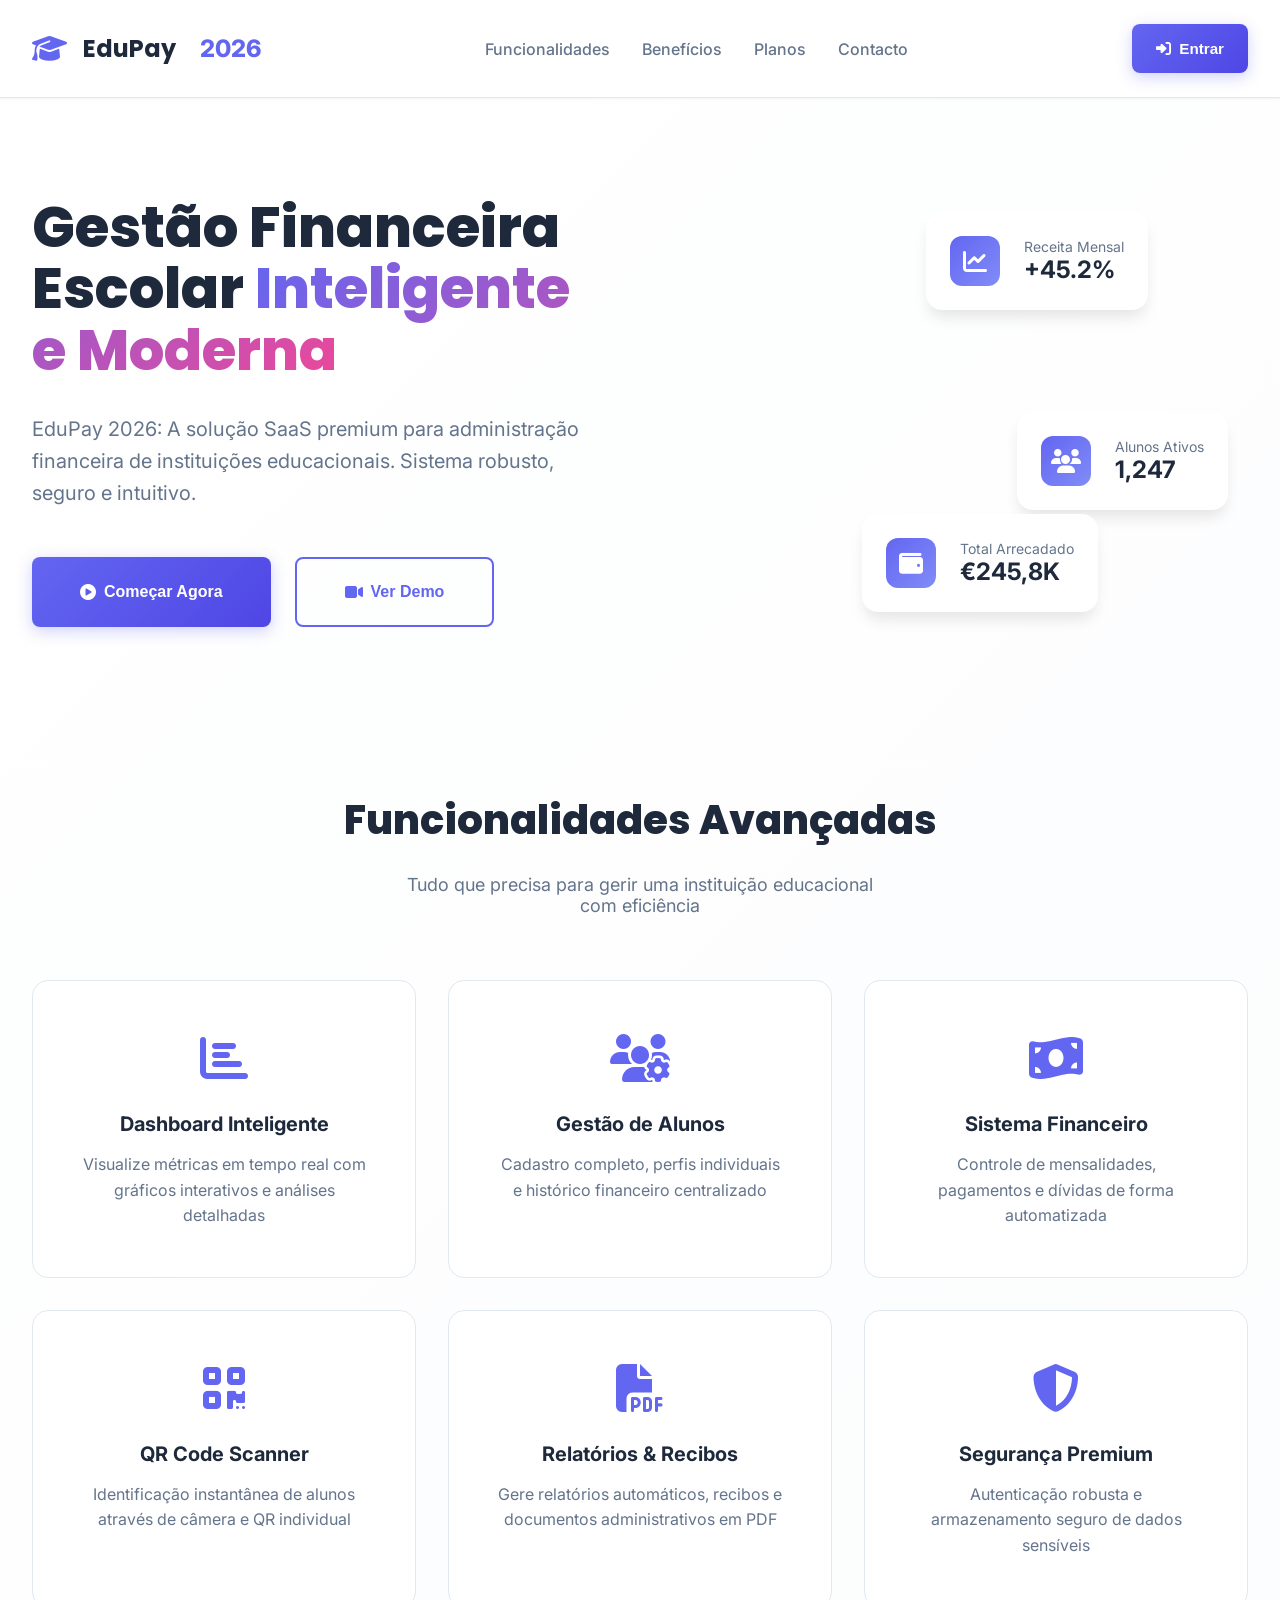
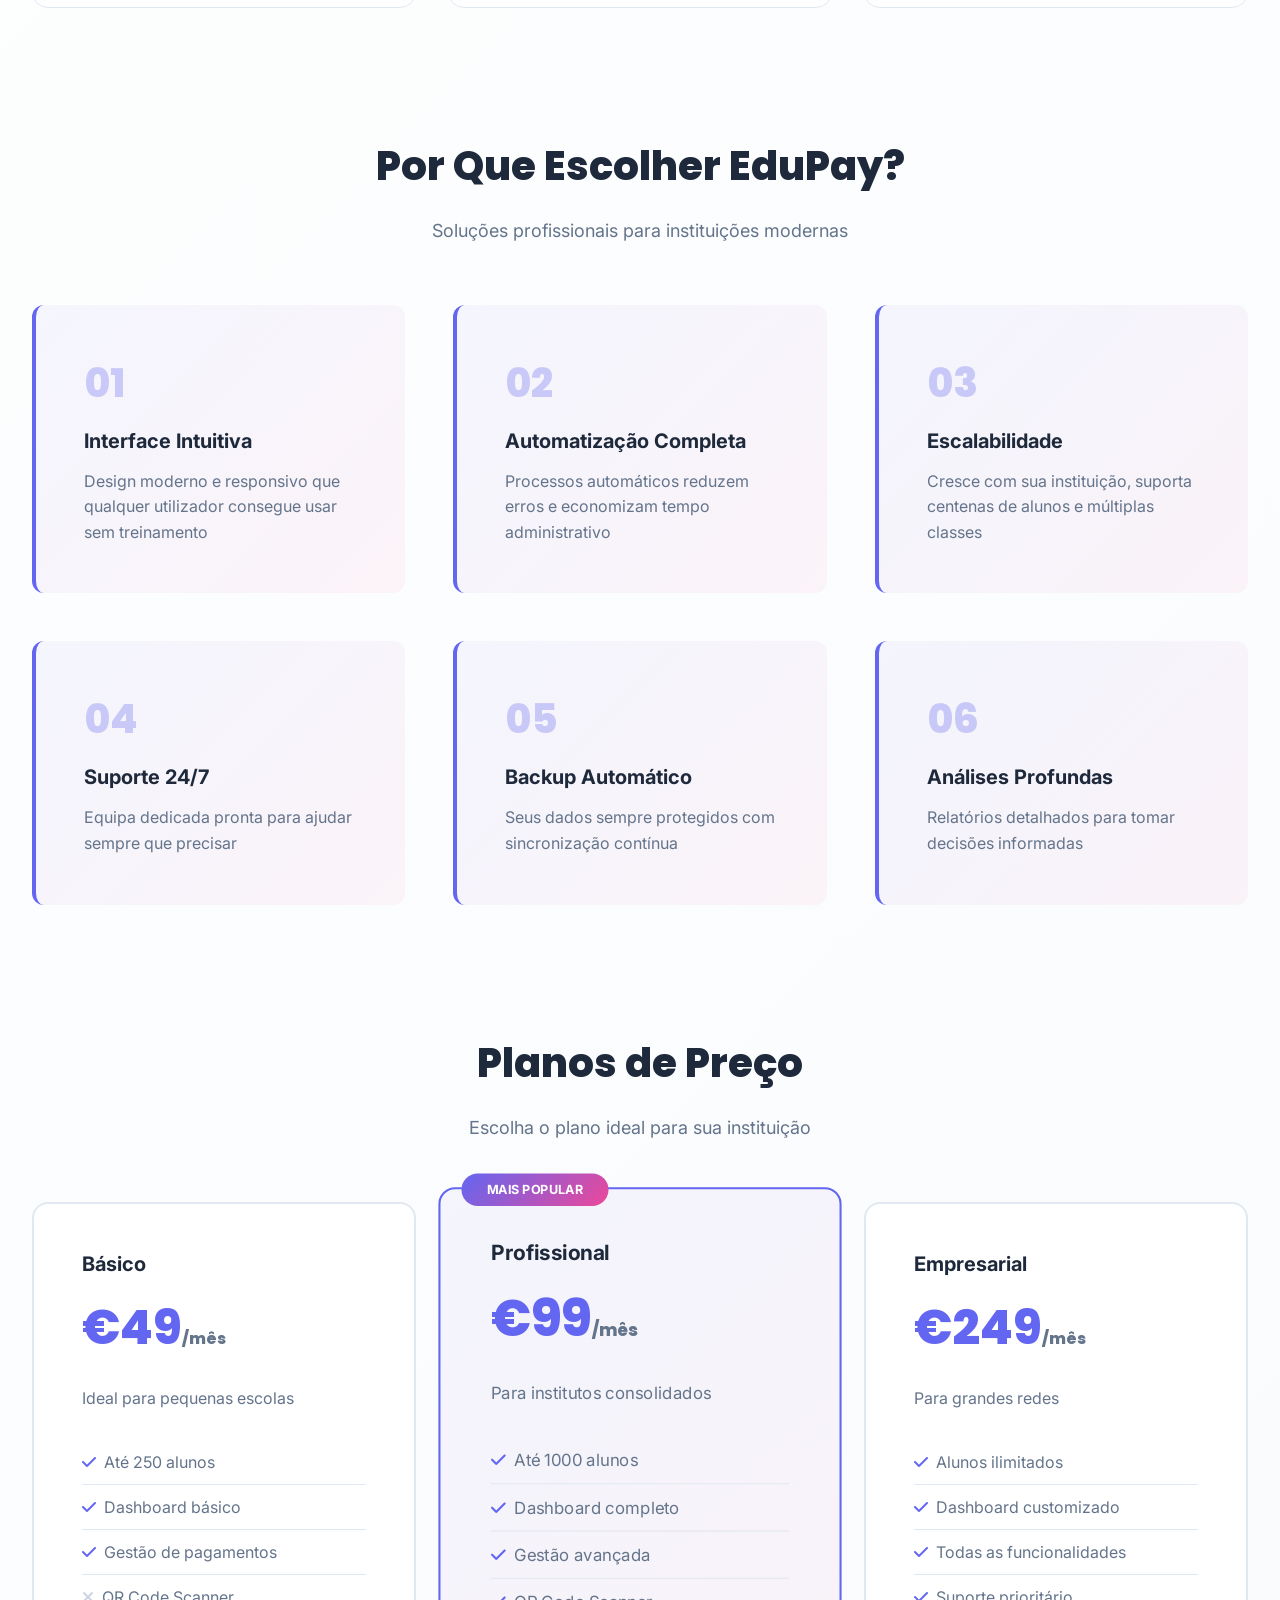
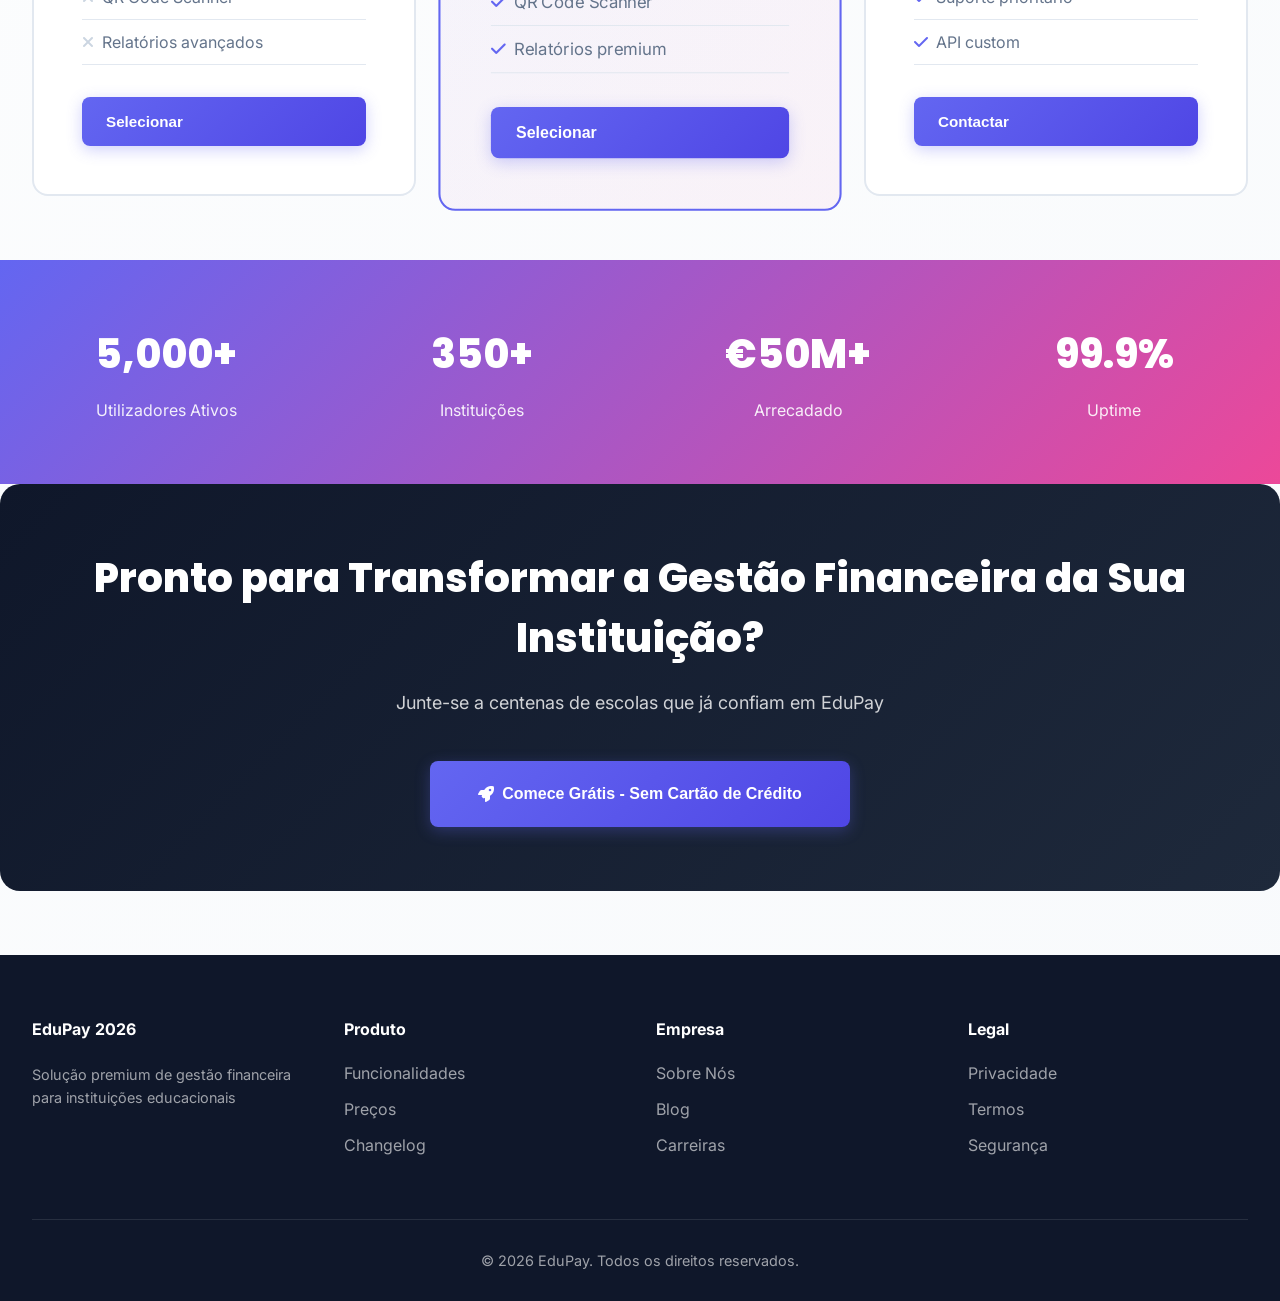
<file: index.html>
<!DOCTYPE html>
<html lang="pt-PT">
<head>
    <meta charset="UTF-8">
    <meta name="viewport" content="width=device-width, initial-scale=1.0">
    <title>EduPay 2026 - Gestão Financeira Escolar Premium</title>
    
    <!-- CSS -->
    <link rel="stylesheet" href="css/style.css">
    <link rel="stylesheet" href="css/animations.css">
    
    <!-- Font Awesome -->
    <link rel="stylesheet" href="https://cdnjs.cloudflare.com/ajax/libs/font-awesome/6.4.0/css/all.min.css">
    
    <!-- Animate.css -->
    <link rel="stylesheet" href="https://cdnjs.cloudflare.com/ajax/libs/animate.css/4.1.1/animate.min.css">
    
    <!-- Google Fonts -->
    <link href="https://fonts.googleapis.com/css2?family=Inter:wght@300;400;500;600;700;800&family=Poppins:wght@300;400;500;600;700;800&display=swap" rel="stylesheet">
</head>
<body class="landing-page">
    <!-- Navigation -->
    <nav class="navbar-landing">
        <div class="navbar-container">
            <div class="navbar-brand">
                <i class="fas fa-graduation-cap"></i>
                <span class="brand-name">EduPay</span>
                <span class="brand-year">2026</span>
            </div>
            <ul class="navbar-menu">
                <li><a href="#features">Funcionalidades</a></li>
                <li><a href="#benefits">Benefícios</a></li>
                <li><a href="#pricing">Planos</a></li>
                <li><a href="#contact">Contacto</a></li>
            </ul>
            <button class="btn-primary" onclick="window.location.href='login.html'">
                <i class="fas fa-sign-in-alt"></i> Entrar
            </button>
        </div>
    </nav>

    <!-- Hero Section -->
    <section class="hero-section">
        <div class="hero-content">
            <h1 class="hero-title animate__animated animate__fadeInDown">
                Gestão Financeira Escolar
                <span class="gradient-text">Inteligente e Moderna</span>
            </h1>
            <p class="hero-subtitle animate__animated animate__fadeInUp">
                EduPay 2026: A solução SaaS premium para administração financeira de instituições educacionais. 
                Sistema robusto, seguro e intuitivo.
            </p>
            <div class="hero-buttons animate__animated animate__fadeInUp">
                <button class="btn-primary btn-large" onclick="window.location.href='login.html'">
                    <i class="fas fa-play-circle"></i> Começar Agora
                </button>
                <button class="btn-secondary btn-large">
                    <i class="fas fa-video"></i> Ver Demo
                </button>
            </div>
        </div>
        <div class="hero-visual">
            <div class="floating-card card-1">
                <div class="card-icon"><i class="fas fa-chart-line"></i></div>
                <div class="card-info">
                    <p class="card-label">Receita Mensal</p>
                    <p class="card-value">+45.2%</p>
                </div>
            </div>
            <div class="floating-card card-2">
                <div class="card-icon"><i class="fas fa-users"></i></div>
                <div class="card-info">
                    <p class="card-label">Alunos Ativos</p>
                    <p class="card-value">1,247</p>
                </div>
            </div>
            <div class="floating-card card-3">
                <div class="card-icon"><i class="fas fa-wallet"></i></div>
                <div class="card-info">
                    <p class="card-label">Total Arrecadado</p>
                    <p class="card-value">€245,8K</p>
                </div>
            </div>
        </div>
    </section>

    <!-- Features Section -->
    <section id="features" class="features-section">
        <div class="section-header">
            <h2>Funcionalidades Avançadas</h2>
            <p>Tudo que precisa para gerir uma instituição educacional com eficiência</p>
        </div>
        
        <div class="features-grid">
            <div class="feature-card">
                <div class="feature-icon"><i class="fas fa-chart-bar"></i></div>
                <h3>Dashboard Inteligente</h3>
                <p>Visualize métricas em tempo real com gráficos interativos e análises detalhadas</p>
            </div>
            
            <div class="feature-card">
                <div class="feature-icon"><i class="fas fa-users-cog"></i></div>
                <h3>Gestão de Alunos</h3>
                <p>Cadastro completo, perfis individuais e histórico financeiro centralizado</p>
            </div>
            
            <div class="feature-card">
                <div class="feature-icon"><i class="fas fa-money-bill-wave"></i></div>
                <h3>Sistema Financeiro</h3>
                <p>Controle de mensalidades, pagamentos e dívidas de forma automatizada</p>
            </div>
            
            <div class="feature-card">
                <div class="feature-icon"><i class="fas fa-qrcode"></i></div>
                <h3>QR Code Scanner</h3>
                <p>Identificação instantânea de alunos através de câmera e QR individual</p>
            </div>
            
            <div class="feature-card">
                <div class="feature-icon"><i class="fas fa-file-pdf"></i></div>
                <h3>Relatórios & Recibos</h3>
                <p>Gere relatórios automáticos, recibos e documentos administrativos em PDF</p>
            </div>
            
            <div class="feature-card">
                <div class="feature-icon"><i class="fas fa-shield-alt"></i></div>
                <h3>Segurança Premium</h3>
                <p>Autenticação robusta e armazenamento seguro de dados sensíveis</p>
            </div>
        </div>
    </section>

    <!-- Benefits Section -->
    <section id="benefits" class="benefits-section">
        <div class="section-header">
            <h2>Por Que Escolher EduPay?</h2>
            <p>Soluções profissionais para instituições modernas</p>
        </div>
        
        <div class="benefits-grid">
            <div class="benefit-item">
                <div class="benefit-number">01</div>
                <h3>Interface Intuitiva</h3>
                <p>Design moderno e responsivo que qualquer utilizador consegue usar sem treinamento</p>
            </div>
            <div class="benefit-item">
                <div class="benefit-number">02</div>
                <h3>Automatização Completa</h3>
                <p>Processos automáticos reduzem erros e economizam tempo administrativo</p>
            </div>
            <div class="benefit-item">
                <div class="benefit-number">03</div>
                <h3>Escalabilidade</h3>
                <p>Cresce com sua instituição, suporta centenas de alunos e múltiplas classes</p>
            </div>
            <div class="benefit-item">
                <div class="benefit-number">04</div>
                <h3>Suporte 24/7</h3>
                <p>Equipa dedicada pronta para ajudar sempre que precisar</p>
            </div>
            <div class="benefit-item">
                <div class="benefit-number">05</div>
                <h3>Backup Automático</h3>
                <p>Seus dados sempre protegidos com sincronização contínua</p>
            </div>
            <div class="benefit-item">
                <div class="benefit-number">06</div>
                <h3>Análises Profundas</h3>
                <p>Relatórios detalhados para tomar decisões informadas</p>
            </div>
        </div>
    </section>

    <!-- Pricing Section -->
    <section id="pricing" class="pricing-section">
        <div class="section-header">
            <h2>Planos de Preço</h2>
            <p>Escolha o plano ideal para sua instituição</p>
        </div>
        
        <div class="pricing-grid">
            <div class="pricing-card">
                <div class="pricing-label">Básico</div>
                <div class="pricing-price">€49<span>/mês</span></div>
                <p class="pricing-description">Ideal para pequenas escolas</p>
                <ul class="pricing-features">
                    <li><i class="fas fa-check"></i> Até 250 alunos</li>
                    <li><i class="fas fa-check"></i> Dashboard básico</li>
                    <li><i class="fas fa-check"></i> Gestão de pagamentos</li>
                    <li><i class="fas fa-times"></i> QR Code Scanner</li>
                    <li><i class="fas fa-times"></i> Relatórios avançados</li>
                </ul>
                <button class="btn-primary btn-block">Selecionar</button>
            </div>
            
            <div class="pricing-card pricing-featured">
                <div class="pricing-badge">Mais Popular</div>
                <div class="pricing-label">Profissional</div>
                <div class="pricing-price">€99<span>/mês</span></div>
                <p class="pricing-description">Para institutos consolidados</p>
                <ul class="pricing-features">
                    <li><i class="fas fa-check"></i> Até 1000 alunos</li>
                    <li><i class="fas fa-check"></i> Dashboard completo</li>
                    <li><i class="fas fa-check"></i> Gestão avançada</li>
                    <li><i class="fas fa-check"></i> QR Code Scanner</li>
                    <li><i class="fas fa-check"></i> Relatórios premium</li>
                </ul>
                <button class="btn-primary btn-block">Selecionar</button>
            </div>
            
            <div class="pricing-card">
                <div class="pricing-label">Empresarial</div>
                <div class="pricing-price">€249<span>/mês</span></div>
                <p class="pricing-description">Para grandes redes</p>
                <ul class="pricing-features">
                    <li><i class="fas fa-check"></i> Alunos ilimitados</li>
                    <li><i class="fas fa-check"></i> Dashboard customizado</li>
                    <li><i class="fas fa-check"></i> Todas as funcionalidades</li>
                    <li><i class="fas fa-check"></i> Suporte prioritário</li>
                    <li><i class="fas fa-check"></i> API custom</li>
                </ul>
                <button class="btn-primary btn-block">Contactar</button>
            </div>
        </div>
    </section>

    <!-- Stats Section -->
    <section class="stats-section">
        <div class="stats-grid">
            <div class="stat-card">
                <div class="stat-number">5,000+</div>
                <div class="stat-label">Utilizadores Ativos</div>
            </div>
            <div class="stat-card">
                <div class="stat-number">350+</div>
                <div class="stat-label">Instituições</div>
            </div>
            <div class="stat-card">
                <div class="stat-number">€50M+</div>
                <div class="stat-label">Arrecadado</div>
            </div>
            <div class="stat-card">
                <div class="stat-number">99.9%</div>
                <div class="stat-label">Uptime</div>
            </div>
        </div>
    </section>

    <!-- CTA Section -->
    <section class="cta-section">
        <div class="cta-content">
            <h2>Pronto para Transformar a Gestão Financeira da Sua Instituição?</h2>
            <p>Junte-se a centenas de escolas que já confiam em EduPay</p>
            <button class="btn-primary btn-large" onclick="window.location.href='login.html'">
                <i class="fas fa-rocket"></i> Comece Grátis - Sem Cartão de Crédito
            </button>
        </div>
    </section>

    <!-- Footer -->
    <footer class="footer">
        <div class="footer-content">
            <div class="footer-section">
                <h4>EduPay 2026</h4>
                <p>Solução premium de gestão financeira para instituições educacionais</p>
            </div>
            <div class="footer-section">
                <h4>Produto</h4>
                <ul>
                    <li><a href="#features">Funcionalidades</a></li>
                    <li><a href="#pricing">Preços</a></li>
                    <li><a href="#">Changelog</a></li>
                </ul>
            </div>
            <div class="footer-section">
                <h4>Empresa</h4>
                <ul>
                    <li><a href="#">Sobre Nós</a></li>
                    <li><a href="#">Blog</a></li>
                    <li><a href="#">Carreiras</a></li>
                </ul>
            </div>
            <div class="footer-section">
                <h4>Legal</h4>
                <ul>
                    <li><a href="#">Privacidade</a></li>
                    <li><a href="#">Termos</a></li>
                    <li><a href="#">Segurança</a></li>
                </ul>
            </div>
        </div>
        <div class="footer-bottom">
            <p>&copy; 2026 EduPay. Todos os direitos reservados.</p>
        </div>
    </footer>

    <script src="js/app.js"></script>
</body>
</html>
</file>
<file: css/style.css>
/* ====================================
   EDUPAY 2026 - LANDING PAGE STYLES
   ==================================== */

* {
    margin: 0;
    padding: 0;
    box-sizing: border-box;
}

:root {
    /* Primary Colors */
    --primary-color: #6366f1;
    --primary-light: #818cf8;
    --primary-dark: #4f46e5;
    --secondary-color: #ec4899;
    --tertiary-color: #06b6d4;
    
    /* Neutral Colors */
    --bg-dark: #0f172a;
    --bg-light: #ffffff;
    --text-primary: #1e293b;
    --text-secondary: #64748b;
    --text-light: #ffffff;
    --border-color: #e2e8f0;
    
    /* Spacing */
    --spacing-xs: 0.5rem;
    --spacing-sm: 1rem;
    --spacing-md: 1.5rem;
    --spacing-lg: 2rem;
    --spacing-xl: 3rem;
    --spacing-xxl: 4rem;
    
    /* Typography */
    --font-primary: 'Inter', sans-serif;
    --font-secondary: 'Poppins', sans-serif;
    
    /* Shadows */
    --shadow-sm: 0 1px 2px 0 rgba(0, 0, 0, 0.05);
    --shadow-md: 0 4px 6px -1px rgba(0, 0, 0, 0.1);
    --shadow-lg: 0 10px 15px -3px rgba(0, 0, 0, 0.1);
    --shadow-xl: 0 20px 25px -5px rgba(0, 0, 0, 0.1);
    
    /* Transitions */
    --transition-fast: 150ms cubic-bezier(0.4, 0, 0.2, 1);
    --transition-base: 300ms cubic-bezier(0.4, 0, 0.2, 1);
    --transition-slow: 500ms cubic-bezier(0.4, 0, 0.2, 1);
}

html {
    scroll-behavior: smooth;
}

body {
    font-family: var(--font-primary);
    color: var(--text-primary);
    background-color: var(--bg-light);
    overflow-x: hidden;
}

.landing-page {
    background: linear-gradient(135deg, #ffffff 0%, #f8fafc 100%);
}

/* ====================================
   NAVIGATION
   ==================================== */

.navbar-landing {
    position: sticky;
    top: 0;
    z-index: 1000;
    background: rgba(255, 255, 255, 0.95);
    backdrop-filter: blur(10px);
    border-bottom: 1px solid var(--border-color);
    box-shadow: var(--shadow-sm);
}

.navbar-container {
    max-width: 1400px;
    margin: 0 auto;
    padding: var(--spacing-md) var(--spacing-lg);
    display: flex;
    justify-content: space-between;
    align-items: center;
}

.navbar-brand {
    display: flex;
    align-items: center;
    gap: var(--spacing-sm);
    font-size: 1.5rem;
    font-weight: 700;
}

.navbar-brand i {
    color: var(--primary-color);
    font-size: 1.75rem;
}

.brand-name {
    color: var(--text-primary);
    font-family: var(--font-secondary);
}

.brand-year {
    color: var(--primary-color);
    font-weight: 800;
    margin-left: var(--spacing-xs);
}

.navbar-menu {
    display: flex;
    list-style: none;
    gap: var(--spacing-lg);
}

.navbar-menu a {
    text-decoration: none;
    color: var(--text-secondary);
    font-weight: 500;
    transition: color var(--transition-base);
    position: relative;
}

.navbar-menu a:hover {
    color: var(--primary-color);
}

.navbar-menu a::after {
    content: '';
    position: absolute;
    bottom: -5px;
    left: 0;
    width: 0;
    height: 2px;
    background: linear-gradient(90deg, var(--primary-color), var(--secondary-color));
    transition: width var(--transition-base);
}

.navbar-menu a:hover::after {
    width: 100%;
}

/* ====================================
   BUTTONS
   ==================================== */

.btn-primary {
    background: linear-gradient(135deg, var(--primary-color), var(--primary-dark));
    color: white;
    border: none;
    padding: var(--spacing-sm) var(--spacing-md);
    border-radius: 8px;
    font-weight: 600;
    cursor: pointer;
    transition: all var(--transition-base);
    display: inline-flex;
    align-items: center;
    gap: 0.5rem;
    font-size: 0.95rem;
    box-shadow: 0 4px 15px rgba(99, 102, 241, 0.3);
}

.btn-primary:hover {
    transform: translateY(-2px);
    box-shadow: 0 6px 20px rgba(99, 102, 241, 0.4);
}

.btn-primary:active {
    transform: translateY(0);
}

.btn-primary.btn-large {
    padding: var(--spacing-md) var(--spacing-xl);
    font-size: 1rem;
}

.btn-secondary {
    background: transparent;
    color: var(--primary-color);
    border: 2px solid var(--primary-color);
    padding: var(--spacing-sm) var(--spacing-md);
    border-radius: 8px;
    font-weight: 600;
    cursor: pointer;
    transition: all var(--transition-base);
    display: inline-flex;
    align-items: center;
    gap: 0.5rem;
    font-size: 0.95rem;
}

.btn-secondary:hover {
    background: var(--primary-color);
    color: white;
    transform: translateY(-2px);
}

.btn-secondary.btn-large {
    padding: var(--spacing-md) var(--spacing-xl);
    font-size: 1rem;
}

.btn-block {
    width: 100%;
}

/* ====================================
   HERO SECTION
   ==================================== */

.hero-section {
    max-width: 1400px;
    margin: 0 auto;
    padding: var(--spacing-xxl) var(--spacing-lg);
    display: grid;
    grid-template-columns: 1fr 1fr;
    gap: var(--spacing-xxl);
    align-items: center;
}

.hero-content {
    z-index: 10;
}

.hero-title {
    font-size: 3.5rem;
    font-weight: 800;
    line-height: 1.1;
    margin-bottom: var(--spacing-lg);
    color: var(--text-primary);
    font-family: var(--font-secondary);
}

.gradient-text {
    background: linear-gradient(135deg, var(--primary-color), var(--secondary-color));
    -webkit-background-clip: text;
    -webkit-text-fill-color: transparent;
    background-clip: text;
}

.hero-subtitle {
    font-size: 1.25rem;
    color: var(--text-secondary);
    line-height: 1.6;
    margin-bottom: var(--spacing-xl);
}

.hero-buttons {
    display: flex;
    gap: var(--spacing-md);
    flex-wrap: wrap;
}

.hero-visual {
    position: relative;
    height: 500px;
}

.floating-card {
    position: absolute;
    background: white;
    border-radius: 16px;
    padding: var(--spacing-md);
    box-shadow: var(--shadow-lg);
    display: flex;
    align-items: center;
    gap: var(--spacing-md);
    min-width: 200px;
    animation: float 3s ease-in-out infinite;
}

.card-1 {
    top: 50px;
    right: 100px;
    animation-delay: 0s;
}

.card-2 {
    top: 250px;
    right: 20px;
    animation-delay: 0.5s;
}

.card-3 {
    bottom: 50px;
    right: 150px;
    animation-delay: 1s;
}

.card-icon {
    width: 50px;
    height: 50px;
    background: linear-gradient(135deg, var(--primary-color), var(--primary-light));
    border-radius: 12px;
    display: flex;
    align-items: center;
    justify-content: center;
    color: white;
    font-size: 1.5rem;
}

.card-label {
    font-size: 0.875rem;
    color: var(--text-secondary);
    margin: 0;
}

.card-value {
    font-size: 1.5rem;
    font-weight: 700;
    color: var(--text-primary);
    margin: 0;
}

@keyframes float {
    0%, 100% { transform: translateY(0px); }
    50% { transform: translateY(-20px); }
}

/* ====================================
   FEATURES SECTION
   ==================================== */

.features-section,
.benefits-section,
.pricing-section,
.stats-section {
    max-width: 1400px;
    margin: 0 auto;
    padding: var(--spacing-xxl) var(--spacing-lg);
}

.section-header {
    text-align: center;
    margin-bottom: var(--spacing-xxl);
}

.section-header h2 {
    font-size: 2.5rem;
    font-weight: 800;
    margin-bottom: var(--spacing-md);
    color: var(--text-primary);
    font-family: var(--font-secondary);
}

.section-header p {
    font-size: 1.125rem;
    color: var(--text-secondary);
    max-width: 500px;
    margin: 0 auto;
}

.features-grid {
    display: grid;
    grid-template-columns: repeat(auto-fit, minmax(300px, 1fr));
    gap: var(--spacing-lg);
}

.feature-card {
    background: white;
    border-radius: 16px;
    padding: var(--spacing-xl);
    text-align: center;
    transition: all var(--transition-base);
    border: 1px solid var(--border-color);
    cursor: pointer;
}

.feature-card:hover {
    transform: translateY(-8px);
    box-shadow: var(--shadow-xl);
    border-color: var(--primary-color);
}

.feature-icon {
    font-size: 3rem;
    color: var(--primary-color);
    margin-bottom: var(--spacing-md);
}

.feature-card h3 {
    font-size: 1.25rem;
    font-weight: 700;
    margin-bottom: var(--spacing-sm);
    color: var(--text-primary);
}

.feature-card p {
    color: var(--text-secondary);
    line-height: 1.6;
}

/* ====================================
   BENEFITS SECTION
   ==================================== */

.benefits-grid {
    display: grid;
    grid-template-columns: repeat(auto-fit, minmax(300px, 1fr));
    gap: var(--spacing-xl);
}

.benefit-item {
    padding: var(--spacing-xl);
    border-left: 4px solid var(--primary-color);
    background: linear-gradient(135deg, rgba(99, 102, 241, 0.05), rgba(236, 72, 153, 0.05));
    border-radius: 12px;
}

.benefit-number {
    font-size: 2.5rem;
    font-weight: 800;
    color: var(--primary-color);
    opacity: 0.3;
    margin-bottom: var(--spacing-sm);
    font-family: var(--font-secondary);
}

.benefit-item h3 {
    font-size: 1.25rem;
    font-weight: 700;
    margin-bottom: var(--spacing-sm);
    color: var(--text-primary);
}

.benefit-item p {
    color: var(--text-secondary);
    line-height: 1.6;
}

/* ====================================
   PRICING SECTION
   ==================================== */

.pricing-grid {
    display: grid;
    grid-template-columns: repeat(auto-fit, minmax(300px, 1fr));
    gap: var(--spacing-lg);
}

.pricing-card {
    background: white;
    border-radius: 16px;
    padding: var(--spacing-xl);
    border: 2px solid var(--border-color);
    transition: all var(--transition-base);
    position: relative;
}

.pricing-card:hover {
    border-color: var(--primary-color);
    box-shadow: var(--shadow-xl);
    transform: translateY(-8px);
}

.pricing-featured {
    border-color: var(--primary-color);
    transform: scale(1.05);
    background: linear-gradient(135deg, rgba(99, 102, 241, 0.05), rgba(236, 72, 153, 0.05));
}

.pricing-badge {
    position: absolute;
    top: -15px;
    left: 20px;
    background: linear-gradient(135deg, var(--primary-color), var(--secondary-color));
    color: white;
    padding: 0.5rem var(--spacing-md);
    border-radius: 20px;
    font-size: 0.75rem;
    font-weight: 700;
    text-transform: uppercase;
}

.pricing-label {
    font-size: 1.25rem;
    font-weight: 700;
    color: var(--text-primary);
    margin-bottom: var(--spacing-sm);
}

.pricing-price {
    font-size: 3rem;
    font-weight: 800;
    color: var(--primary-color);
    margin-bottom: var(--spacing-md);
    font-family: var(--font-secondary);
}

.pricing-price span {
    font-size: 1rem;
    color: var(--text-secondary);
}

.pricing-description {
    color: var(--text-secondary);
    margin-bottom: var(--spacing-lg);
}

.pricing-features {
    list-style: none;
    margin-bottom: var(--spacing-lg);
}

.pricing-features li {
    padding: 0.75rem 0;
    border-bottom: 1px solid var(--border-color);
    color: var(--text-secondary);
    display: flex;
    align-items: center;
    gap: 0.5rem;
}

.pricing-features li i {
    color: var(--primary-color);
}

.pricing-features li i.fa-times {
    color: #cbd5e1;
}

/* ====================================
   STATS SECTION
   ==================================== */

.stats-section {
    background: linear-gradient(135deg, var(--primary-color), var(--secondary-color));
    color: white;
}

.stats-grid {
    display: grid;
    grid-template-columns: repeat(auto-fit, minmax(200px, 1fr));
    gap: var(--spacing-xl);
    text-align: center;
}

.stat-number {
    font-size: 2.5rem;
    font-weight: 800;
    font-family: var(--font-secondary);
}

.stat-label {
    font-size: 1rem;
    opacity: 0.9;
    margin-top: var(--spacing-sm);
}

/* ====================================
   CTA SECTION
   ==================================== */

.cta-section {
    background: linear-gradient(135deg, var(--bg-dark), #1e293b);
    color: white;
    text-align: center;
    max-width: 1400px;
    margin: 0 auto;
    padding: var(--spacing-xxl) var(--spacing-lg);
    border-radius: 20px;
}

.cta-content h2 {
    font-size: 2.5rem;
    font-weight: 800;
    margin-bottom: var(--spacing-md);
    font-family: var(--font-secondary);
}

.cta-content p {
    font-size: 1.125rem;
    color: rgba(255, 255, 255, 0.8);
    margin-bottom: var(--spacing-xl);
}

/* ====================================
   FOOTER
   ==================================== */

.footer {
    background: var(--bg-dark);
    color: white;
    padding: var(--spacing-xxl) var(--spacing-lg) var(--spacing-lg);
    margin-top: var(--spacing-xxl);
}

.footer-content {
    max-width: 1400px;
    margin: 0 auto;
    display: grid;
    grid-template-columns: repeat(auto-fit, minmax(200px, 1fr));
    gap: var(--spacing-lg);
    margin-bottom: var(--spacing-xl);
}

.footer-section h4 {
    font-size: 1rem;
    font-weight: 700;
    margin-bottom: var(--spacing-md);
}

.footer-section p {
    color: rgba(255, 255, 255, 0.6);
    font-size: 0.9rem;
    line-height: 1.6;
}

.footer-section ul {
    list-style: none;
}

.footer-section ul li {
    margin-bottom: var(--spacing-sm);
}

.footer-section a {
    color: rgba(255, 255, 255, 0.6);
    text-decoration: none;
    transition: color var(--transition-base);
}

.footer-section a:hover {
    color: white;
}

.footer-bottom {
    max-width: 1400px;
    margin: 0 auto;
    padding-top: var(--spacing-lg);
    border-top: 1px solid rgba(255, 255, 255, 0.1);
    text-align: center;
    color: rgba(255, 255, 255, 0.6);
    font-size: 0.9rem;
}

/* ====================================
   RESPONSIVE
   ==================================== */

@media (max-width: 768px) {
    .navbar-menu {
        display: none;
    }

    .hero-section {
        grid-template-columns: 1fr;
        padding: var(--spacing-xl) var(--spacing-md);
    }

    .hero-title {
        font-size: 2rem;
    }

    .hero-subtitle {
        font-size: 1rem;
    }

    .hero-visual {
        height: 300px;
        order: -1;
    }

    .floating-card {
        position: static;
        width: 100%;
        margin: var(--spacing-md) 0;
    }

    .hero-buttons {
        flex-direction: column;
    }

    .btn-large {
        width: 100%;
        justify-content: center;
    }

    .features-section,
    .benefits-section,
    .pricing-section,
    .stats-section {
        padding: var(--spacing-xl) var(--spacing-md);
    }

    .section-header h2 {
        font-size: 1.75rem;
    }

    .features-grid,
    .benefits-grid,
    .pricing-grid {
        grid-template-columns: 1fr;
    }

    .cta-section {
        padding: var(--spacing-xl) var(--spacing-md);
    }

    .cta-content h2 {
        font-size: 1.5rem;
    }
}
</file>
<file: css/animations.css>
/* ====================================
   EDUPAY 2026 - ANIMATIONS & TRANSITIONS
   ==================================== */

/* Fade In/Out */
@keyframes fadeIn {
    from {
        opacity: 0;
    }
    to {
        opacity: 1;
    }
}

@keyframes fadeOut {
    from {
        opacity: 1;
    }
    to {
        opacity: 0;
    }
}

/* Slide In */
@keyframes slideInLeft {
    from {
        transform: translateX(-100%);
        opacity: 0;
    }
    to {
        transform: translateX(0);
        opacity: 1;
    }
}

@keyframes slideInRight {
    from {
        transform: translateX(100%);
        opacity: 0;
    }
    to {
        transform: translateX(0);
        opacity: 1;
    }
}

@keyframes slideInUp {
    from {
        transform: translateY(100%);
        opacity: 0;
    }
    to {
        transform: translateY(0);
        opacity: 1;
    }
}

@keyframes slideInDown {
    from {
        transform: translateY(-100%);
        opacity: 0;
    }
    to {
        transform: translateY(0);
        opacity: 1;
    }
}

/* Scale */
@keyframes scaleIn {
    from {
        transform: scale(0.8);
        opacity: 0;
    }
    to {
        transform: scale(1);
        opacity: 1;
    }
}

@keyframes scaleOut {
    from {
        transform: scale(1);
        opacity: 1;
    }
    to {
        transform: scale(0.8);
        opacity: 0;
    }
}

/* Pulse */
@keyframes pulse {
    0%, 100% {
        opacity: 1;
    }
    50% {
        opacity: 0.5;
    }
}

/* Bounce */
@keyframes bounce {
    0%, 100% {
        transform: translateY(0);
    }
    50% {
        transform: translateY(-10px);
    }
}

/* Shimmer/Loading */
@keyframes shimmer {
    0% {
        background-position: -1000px 0;
    }
    100% {
        background-position: 1000px 0;
    }
}

/* Glow */
@keyframes glow {
    0%, 100% {
        box-shadow: 0 0 10px rgba(99, 102, 241, 0.5);
    }
    50% {
        box-shadow: 0 0 20px rgba(99, 102, 241, 0.8);
    }
}

/* Gradient Animation */
@keyframes gradientShift {
    0% {
        background-position: 0% 50%;
    }
    50% {
        background-position: 100% 50%;
    }
    100% {
        background-position: 0% 50%;
    }
}

/* Rotate */
@keyframes rotate {
    from {
        transform: rotate(0deg);
    }
    to {
        transform: rotate(360deg);
    }
}

/* Flip */
@keyframes flipX {
    from {
        transform: perspective(400px) rotateX(0);
    }
    to {
        transform: perspective(400px) rotateX(360deg);
    }
}

/* Shake */
@keyframes shake {
    0%, 100% {
        transform: translateX(0);
    }
    25% {
        transform: translateX(-5px);
    }
    75% {
        transform: translateX(5px);
    }
}

/* Wobble */
@keyframes wobble {
    0%, 100% {
        transform: translateX(0);
    }
    15% {
        transform: translateX(-5px) rotate(-5deg);
    }
    30% {
        transform: translateX(5px) rotate(3deg);
    }
    45% {
        transform: translateX(-5px) rotate(-3deg);
    }
    60% {
        transform: translateX(3px) rotate(2deg);
    }
    75% {
        transform: translateX(-2px) rotate(-1deg);
    }
}

/* Heartbeat */
@keyframes heartbeat {
    0%, 100% {
        transform: scale(1);
    }
    25% {
        transform: scale(1.1);
    }
    50% {
        transform: scale(1);
    }
}

/* Slide Out */
@keyframes slideOutRight {
    from {
        transform: translateX(0);
        opacity: 1;
    }
    to {
        transform: translateX(100%);
        opacity: 0;
    }
}

@keyframes slideOutLeft {
    from {
        transform: translateX(0);
        opacity: 1;
    }
    to {
        transform: translateX(-100%);
        opacity: 0;
    }
}

@keyframes slideOutUp {
    from {
        transform: translateY(0);
        opacity: 1;
    }
    to {
        transform: translateY(-100%);
        opacity: 0;
    }
}

@keyframes slideOutDown {
    from {
        transform: translateY(0);
        opacity: 1;
    }
    to {
        transform: translateY(100%);
        opacity: 0;
    }
}

/* Float */
@keyframes floatAnimation {
    0%, 100% {
        transform: translateY(0px);
    }
    50% {
        transform: translateY(-20px);
    }
}

/* Bounce In */
@keyframes bounceIn {
    0% {
        opacity: 0;
        transform: scale(0.3);
    }
    50% {
        opacity: 1;
        transform: scale(1.05);
    }
    70% {
        transform: scale(0.9);
    }
    100% {
        transform: scale(1);
    }
}

/* Bounce Out */
@keyframes bounceOut {
    20% {
        opacity: 1;
        transform: scale(1.1);
    }
    50% {
        opacity: 1;
        transform: scale(0.9);
    }
    100% {
        opacity: 0;
        transform: scale(0.3);
    }
}

/* Zoom In */
@keyframes zoomIn {
    from {
        opacity: 0;
        transform: scale(0.3);
    }
    50% {
        opacity: 1;
    }
    to {
        transform: scale(1);
    }
}

/* Zoom Out */
@keyframes zoomOut {
    from {
        opacity: 1;
        transform: scale(1);
    }
    50% {
        opacity: 1;
    }
    to {
        opacity: 0;
        transform: scale(0.3);
    }
}

/* Slide In with Bounce */
@keyframes slideInWithBounce {
    0% {
        opacity: 0;
        transform: translateY(50px);
    }
    60% {
        opacity: 1;
        transform: translateY(-10px);
    }
    80% {
        transform: translateY(5px);
    }
    100% {
        transform: translateY(0);
    }
}

/* Ripple */
@keyframes ripple {
    to {
        transform: scale(4);
        opacity: 0;
    }
}

/* Swing */
@keyframes swing {
    20% {
        transform: rotate(15deg);
    }
    40% {
        transform: rotate(-10deg);
    }
    60% {
        transform: rotate(5deg);
    }
    80% {
        transform: rotate(-5deg);
    }
    100% {
        transform: rotate(0deg);
    }
}

/* Utility Classes */
.animate-fade-in {
    animation: fadeIn 0.5s ease-in-out;
}

.animate-slide-in-left {
    animation: slideInLeft 0.5s ease-out;
}

.animate-slide-in-right {
    animation: slideInRight 0.5s ease-out;
}

.animate-slide-in-up {
    animation: slideInUp 0.5s ease-out;
}

.animate-slide-in-down {
    animation: slideInDown 0.5s ease-out;
}

.animate-scale-in {
    animation: scaleIn 0.4s ease-out;
}

.animate-pulse {
    animation: pulse 2s cubic-bezier(0.4, 0, 0.6, 1) infinite;
}

.animate-bounce {
    animation: bounce 1s ease-in-out infinite;
}

.animate-glow {
    animation: glow 2s ease-in-out infinite;
}

.animate-float {
    animation: floatAnimation 3s ease-in-out infinite;
}

.animate-shake {
    animation: shake 0.5s ease-in-out;
}

.animate-wobble {
    animation: wobble 0.8s ease-in-out;
}

.animate-heartbeat {
    animation: heartbeat 1.3s ease-in-out infinite;
}

.animate-zoom-in {
    animation: zoomIn 0.5s ease-out;
}

.animate-bounce-in {
    animation: bounceIn 0.6s ease-out;
}

/* Loading Animation */
.loading {
    background: linear-gradient(90deg, #f0f0f0 25%, #e0e0e0 50%, #f0f0f0 75%);
    background-size: 1000px 100%;
    animation: shimmer 2s infinite;
}

/* Transition Classes */
.transition-smooth {
    transition: all 300ms cubic-bezier(0.4, 0, 0.2, 1);
}

.transition-fast {
    transition: all 150ms cubic-bezier(0.4, 0, 0.2, 1);
}

.transition-slow {
    transition: all 500ms cubic-bezier(0.4, 0, 0.2, 1);
}

/* Hover Effects */
.hover-scale {
    transition: transform 300ms ease;
}

.hover-scale:hover {
    transform: scale(1.05);
}

.hover-lift {
    transition: all 300ms ease;
}

.hover-lift:hover {
    transform: translateY(-4px);
    box-shadow: 0 10px 20px rgba(0, 0, 0, 0.1);
}

.hover-glow {
    transition: all 300ms ease;
}

.hover-glow:hover {
    filter: drop-shadow(0 0 8px rgba(99, 102, 241, 0.5));
}

/* Focus Effects */
.focus-ring:focus {
    outline: none;
    box-shadow: 0 0 0 3px rgba(99, 102, 241, 0.1), 0 0 0 2px rgba(99, 102, 241, 0.5);
}

/* Smooth Page Transitions */
.page-enter {
    animation: fadeIn 0.4s ease-in-out;
}

.page-exit {
    animation: fadeOut 0.4s ease-in-out;
}
</file>
